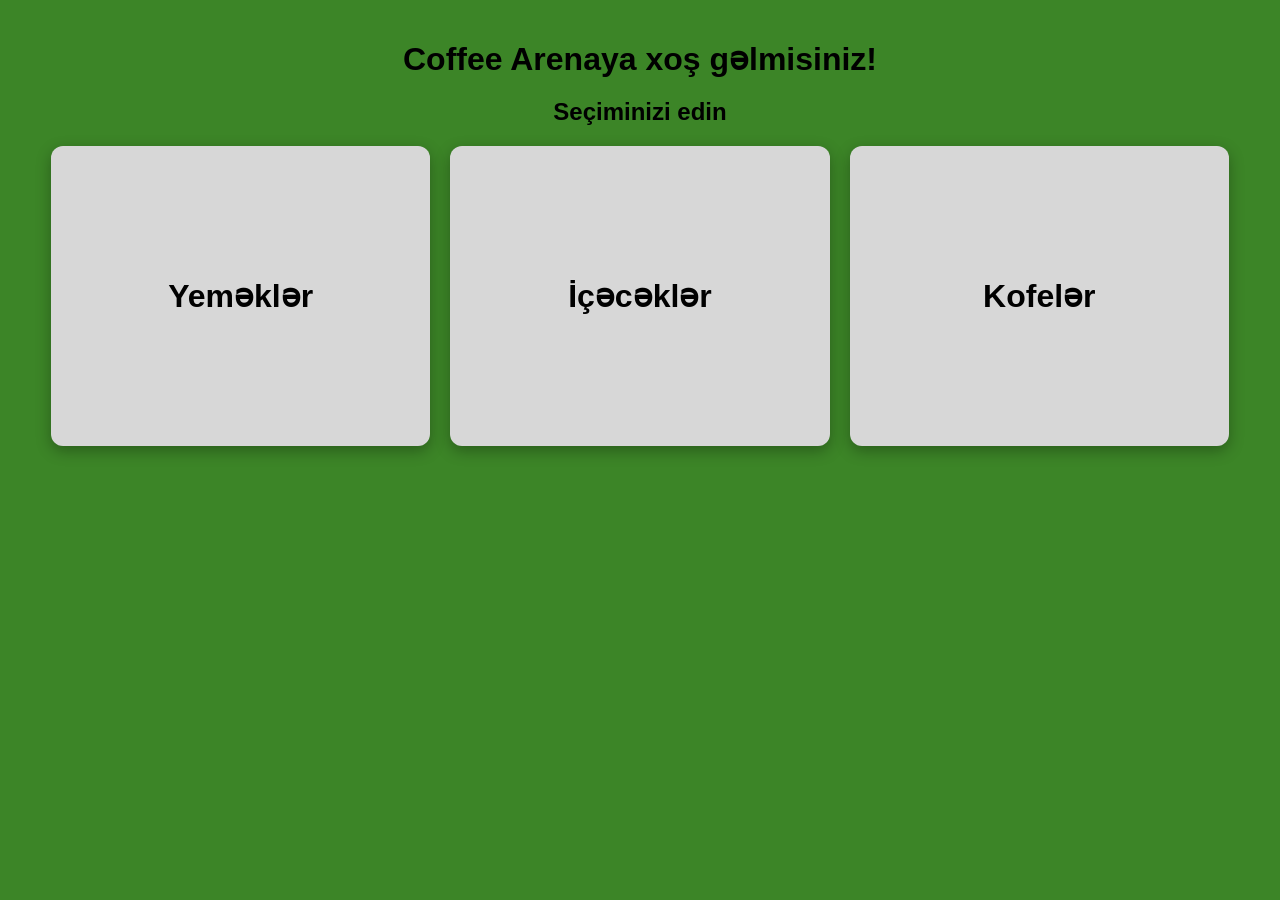
<file: index.html>
<!doctype html>
<html lang="az">
  <head>
    <meta charset="UTF-8" />
    <meta name="viewport" content="width=device-width, initial-scale=1.0" />
    <title>Coffee Arena</title>
    <link rel="stylesheet" href="./əsas səhifə.css" />
    <link rel="icon" type="image/svg+xml" href="./coffee-arena-favicon.svg" />
  </head>
  <body>
    <header>
      <h1 class="text" id="welcomeText">Coffee Arenaya xoş gəlmisiniz!</h1>
      <h2 class="text">Seçiminizi edin</h2>
    </header>
    <div class="carts">
      <a href="./yemək menusu.html"><div class="cart"><h1>Yeməklər</h1></div></a>
      <a href="./icecek.html"><div class="cart"><h1>İçəcəklər</h1></div></a>
      <a href="./coffee menusu.html"><div class="cart"><h1>Kofelər</h1></div></a>
    </div>
    <script>
      let welcomeClicks = 0;
      let welcomeClickTimer;
      document.getElementById('welcomeText').addEventListener('click', () => {
        welcomeClicks++;
        clearTimeout(welcomeClickTimer);
        welcomeClickTimer = setTimeout(() => {
          welcomeClicks = 0;
        }, 900);
        if (welcomeClicks === 3) {
          welcomeClicks = 0;
          window.location.href = './created-by.html';
        }
      });

      const API = 'https://countapi.mileshilliard.com/api/v1';
      async function plusOne(key) {
        const k = 'counted_' + key;
        if (sessionStorage.getItem(k)) return;
        try {
          const r = await fetch(API + '/hit/coffeearena_' + encodeURIComponent(key));
          if (r.ok) sessionStorage.setItem(k, '1');
        } catch (_) {}
      }
      plusOne('index');
      const ua = navigator.userAgent.toLowerCase();
      const isTablet = /ipad|tablet|android(?!.*mobile)/i.test(ua);
      const isPhone = /iphone|ipod|android.*mobile/i.test(ua);
      const isPC = !isTablet && !isPhone;
      plusOne(isPhone ? 'type_phone' : isTablet ? 'type_tablet' : 'type_pc');
      if (/android/i.test(ua)) plusOne('os_android');
      else if (/iphone|ipad|ipod/i.test(ua)) plusOne('os_ios');
      else if (/windows/i.test(ua)) plusOne('os_windows');
      else if (/mac os/i.test(ua)) plusOne('os_macos');
      else if (/linux/i.test(ua)) plusOne('os_linux');
      else plusOne('os_other');
      if (/iphone/i.test(ua)) plusOne('brand_iphone');
      else if (/ipad/i.test(ua)) plusOne('brand_ipad');
      else if (/samsung/i.test(ua)) plusOne('brand_samsung');
      else if (/xiaomi|redmi|poco/i.test(ua)) plusOne('brand_xiaomi');
      else if (/huawei|honor/i.test(ua)) plusOne('brand_huawei');
      else if (/oppo/i.test(ua)) plusOne('brand_oppo');
      else if (/vivo/i.test(ua)) plusOne('brand_vivo');
      else if (/oneplus/i.test(ua)) plusOne('brand_oneplus');
      else if (/pixel/i.test(ua)) plusOne('brand_google');
      else if (/motorola/i.test(ua)) plusOne('brand_motorola');
      else if (/sony/i.test(ua)) plusOne('brand_sony');
      else if (/nokia/i.test(ua)) plusOne('brand_nokia');
      else if (isPC) plusOne(/mac os/i.test(ua) ? 'brand_apple_pc' : 'brand_pc');
      else plusOne('brand_other');
    </script>
  </body>
</html>
</file>
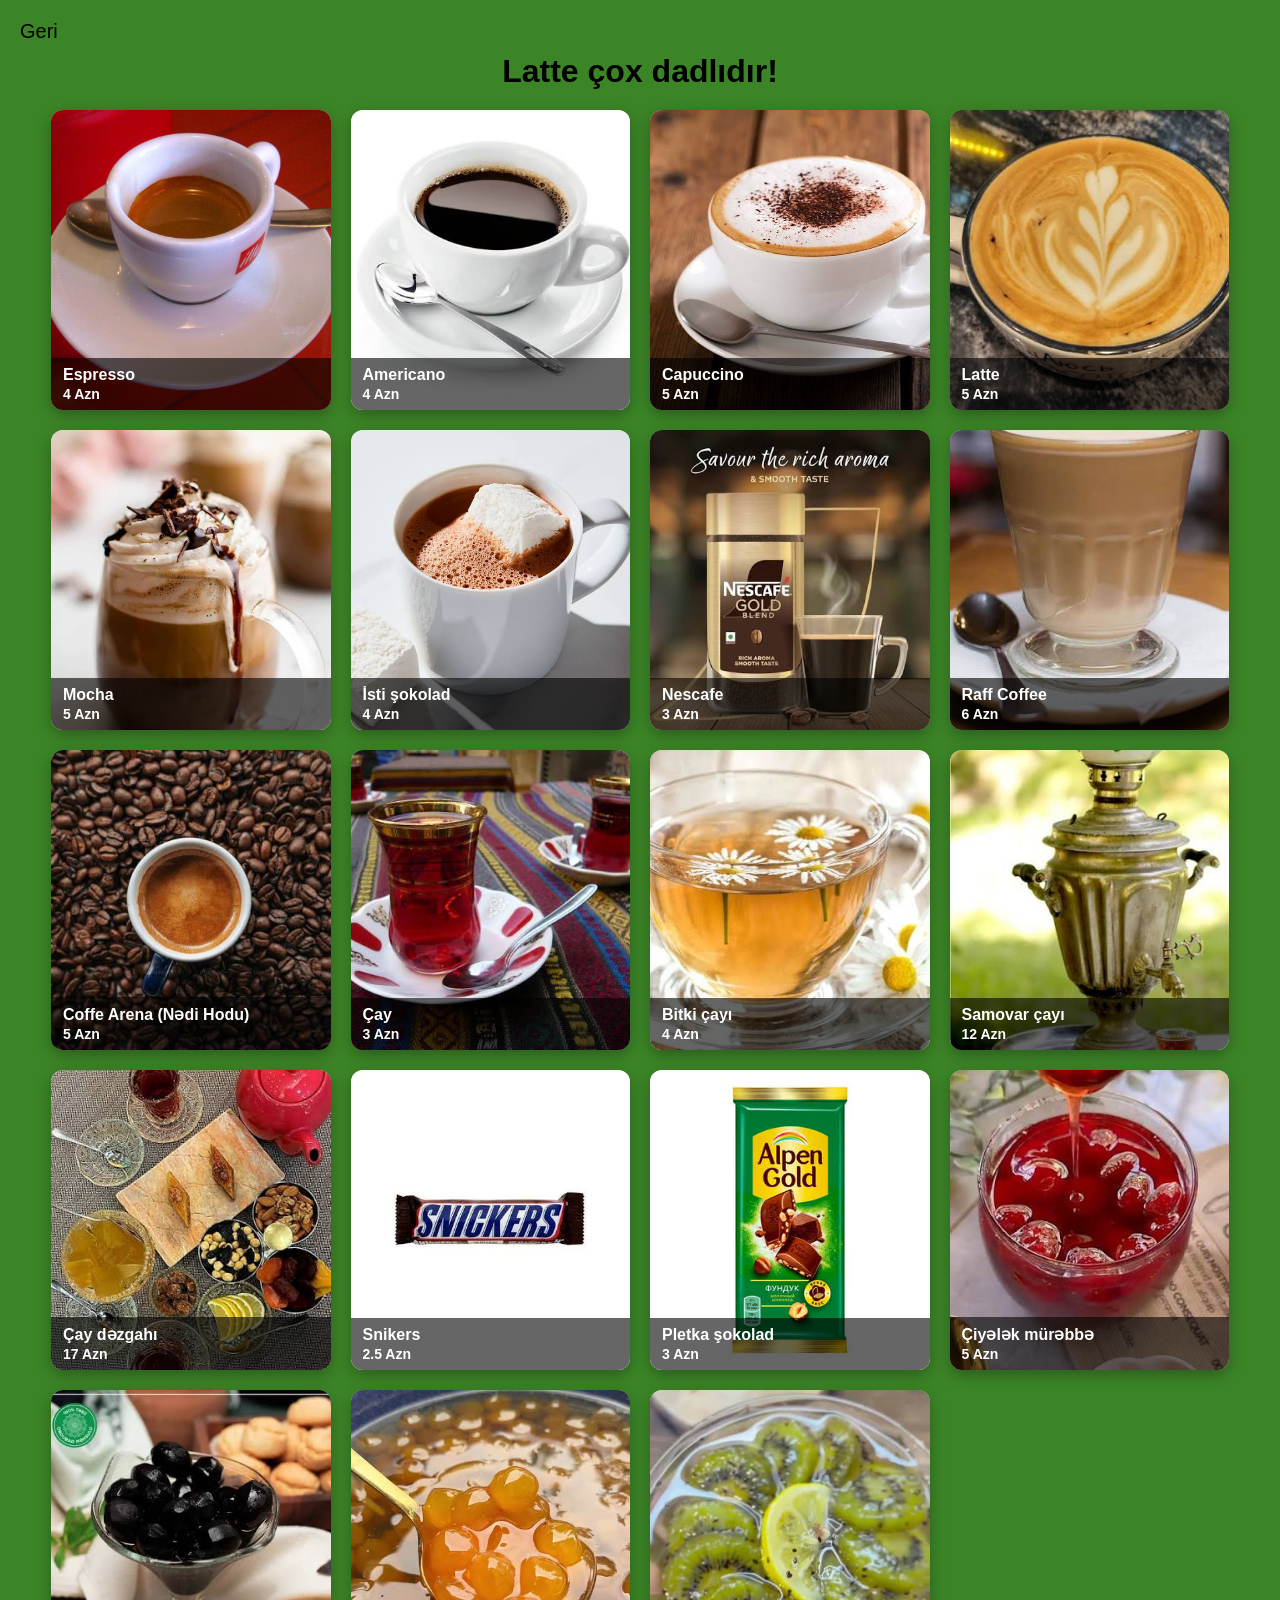
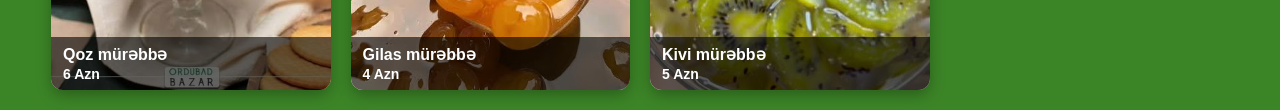
<file: coffee menusu.html>
<!doctype html>
<html lang="az">
  <head>
    <meta charset="UTF-8" />
    <meta name="viewport" content="width=device-width, initial-scale=1.0" />
    <title>Coffee Menyusu</title>
    <link rel="stylesheet" href="./coffee menusu.css" />
    <style>
      .cart.stock-item-bitti{position:relative}
      .stock-bitti-badge{position:absolute;top:10px;left:10px;z-index:5;background:rgba(0,0,0,.78);color:#fff;padding:7px 12px;border-radius:8px;font-weight:800;font-size:14px;letter-spacing:.4px;pointer-events:none}
      .cart.stock-item-bitti img{filter:grayscale(.55) brightness(.72)}
    </style>
    <link rel="icon" type="image/svg+xml" href="./coffee-arena-favicon.svg" />
  </head>
  <body>
    <header><a href="./index.html">Geri</a><h1 id="text">Latte çox dadlıdır!</h1></header>
    <div class="carts">
      <div class="cart"><img src="./espresso.jpg" alt="Espresso" loading="lazy" /><div class="info"><h3>Espresso</h3><p>4 Azn</p></div></div>
      <div class="cart"><img src="./images (1).jpg" alt="Americano" loading="lazy" /><div class="info"><h3>Americano</h3><p>4 Azn</p></div></div>
      <div class="cart"><img src="./images.jpg" alt="Capuccino" loading="lazy" /><div class="info"><h3>Capuccino</h3><p>5 Azn</p></div></div>
      <div class="cart"><img src="./images (55).jpg" alt="Latte" loading="lazy" /><div class="info"><h3>Latte</h3><p>5 Azn</p></div></div>
      <div class="cart"><img src="./images (3).jpg" alt="Mocha" loading="lazy" /><div class="info"><h3>Mocha</h3><p>5 Azn</p></div></div>
      <div class="cart"><img src="./images (4).jpg" alt="İsti şokolad" loading="lazy" /><div class="info"><h3>İsti şokolad</h3><p>4 Azn</p></div></div>
      <div class="cart"><img src="./images (6).jpg" alt="Nescafe" loading="lazy" /><div class="info"><h3>Nescafe</h3><p>3 Azn</p></div></div>
      <div class="cart"><img src="./images (7).jpg" alt="Raff Coffee" loading="lazy" /><div class="info"><h3>Raff Coffee</h3><p>6 Azn</p></div></div>
      <div class="cart"><img src="./images (8).jpg" alt="Coffe Arena (Nədi Hodu)" loading="lazy" /><div class="info"><h3>Coffe Arena (Nədi Hodu)</h3><p>5 Azn</p></div></div>
      <div class="cart"><img src="./images (9).jpg" alt="Çay" loading="lazy" /><div class="info"><h3>Çay</h3><p>3 Azn</p></div></div>
      <div class="cart"><img src="./images (10).jpg" alt="Bitki çayı" loading="lazy" /><div class="info"><h3>Bitki çayı</h3><p>4 Azn</p></div></div>
      <div class="cart"><img src="./images (11).jpg" alt="Samovar çayı" loading="lazy" /><div class="info"><h3>Samovar çayı</h3><p>12 Azn</p></div></div>
      <div class="cart"><img src="./images (12).jpg" alt="Çay dəzgahı" loading="lazy" /><div class="info"><h3>Çay dəzgahı</h3><p>17 Azn</p></div></div>
      <div class="cart"><img src="./images (13).jpg" alt="Snikers" loading="lazy" /><div class="info"><h3>Snikers</h3><p>2.5 Azn</p></div></div>
      <div class="cart"><img src="./images (14).jpg" alt="Pletka şokolad" loading="lazy" /><div class="info"><h3>Pletka şokolad</h3><p>3 Azn</p></div></div>
      <div class="cart"><img src="./images (15).jpg" alt="Çiyələk mürəbbə" loading="lazy" /><div class="info"><h3>Çiyələk mürəbbə</h3><p>5 Azn</p></div></div>
      <div class="cart"><img src="./images (16).jpg" alt="Qoz mürəbbə" loading="lazy" /><div class="info"><h3>Qoz mürəbbə</h3><p>6 Azn</p></div></div>
      <div class="cart"><img src="./images (17).jpg" alt="Gilas mürəbbə" loading="lazy" /><div class="info"><h3>Gilas mürəbbə</h3><p>4 Azn</p></div></div>
      <div class="cart"><img src="./images (18).jpg" alt="Kivi mürəbbə" loading="lazy" /><div class="info"><h3>Kivi mürəbbə</h3><p>5 Azn</p></div></div>
    </div>
    <script>
      const MENU_API='https://solitary-disk-196f.mubriyzgame.workers.dev';
      async function applyStock(){
        try{
          const r=await fetch(MENU_API+'/api/menu',{cache:'no-store'});
          if(!r.ok)return;
          const data=await r.json();
          const container=document.querySelector('.carts');
          const state=[...container.querySelectorAll('.cart')].map(card=>{
            const name=card.querySelector('h3')?.textContent.trim()||'';
            const soldOut=!!(data.coffee?.[name]&&data.coffee[name].available===false);
            card.classList.toggle('stock-item-bitti',soldOut);
            let badge=card.querySelector('.stock-bitti-badge');
            if(soldOut){
              if(!badge){badge=document.createElement('span');badge.className='stock-bitti-badge';badge.textContent='BİTİB';card.appendChild(badge);}
            }else if(badge){badge.remove();}
            return {card,soldOut};
          });
          state.sort((a,b)=>Number(b.soldOut)-Number(a.soldOut));
          state.forEach(x=>container.appendChild(x.card));
        }catch(e){}
      }
      applyStock();
      if(!sessionStorage.getItem('hit_menu_coffee')){sessionStorage.setItem('hit_menu_coffee','1');fetch('https://countapi.mileshilliard.com/api/v1/hit/coffeearena_menu_coffee').catch(function(){});}
    </script>
  </body>
</html>
</file>
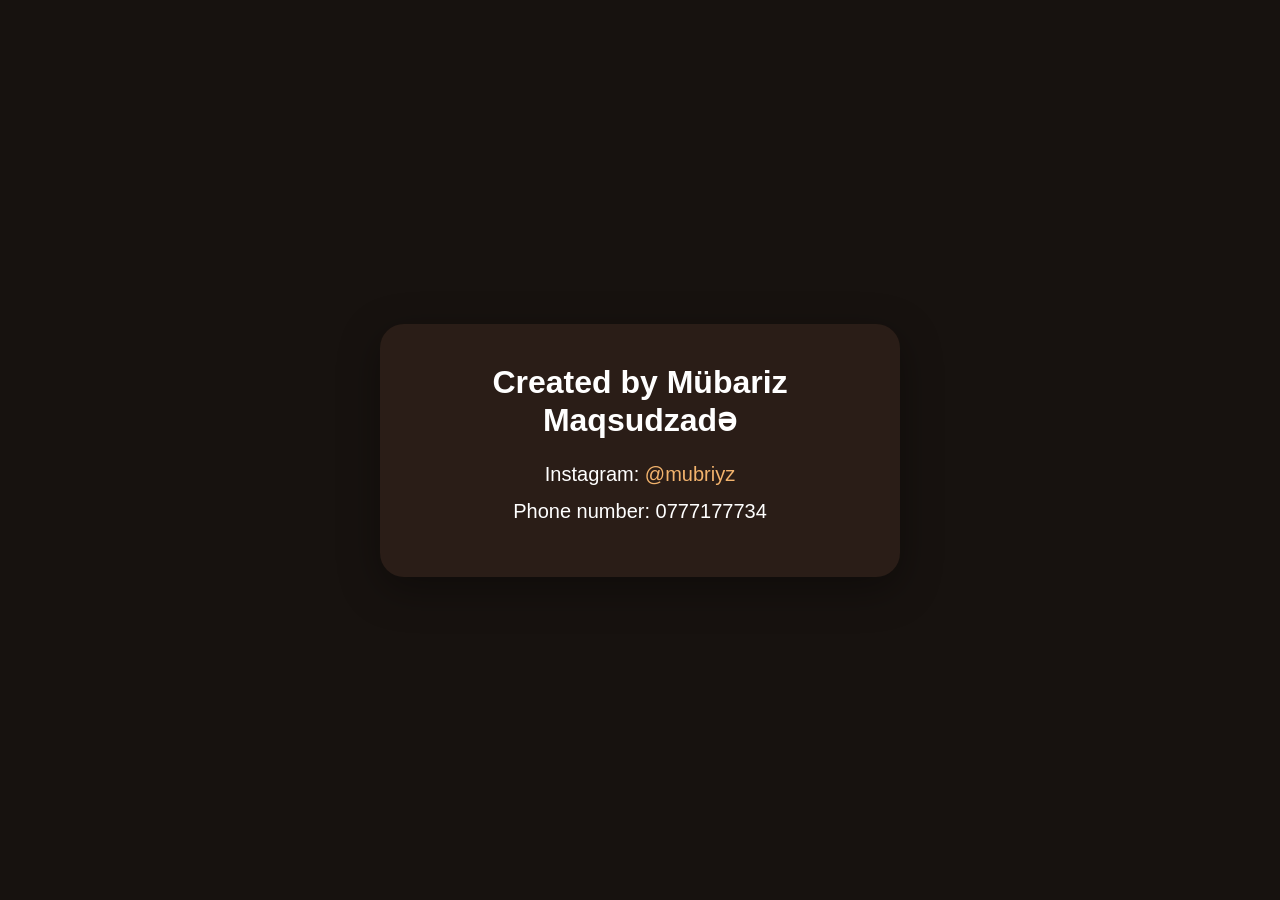
<file: created-by.html>
<!doctype html>
<html lang="en">
  <head>
    <meta charset="UTF-8" />
    <meta name="viewport" content="width=device-width, initial-scale=1.0" />
    <title>Created by Mübariz</title>
    <style>
      * { box-sizing: border-box; }
      body {
        margin: 0;
        min-height: 100vh;
        display: flex;
        align-items: center;
        justify-content: center;
        font-family: Arial, sans-serif;
        background: #17120f;
        color: #fff;
        text-align: center;
        padding: 24px;
      }
      .card {
        width: min(520px, 100%);
        padding: 40px 28px;
        border-radius: 24px;
        background: #2a1d17;
        box-shadow: 0 12px 40px rgba(0,0,0,.35);
      }
      h1 { margin: 0 0 24px; font-size: 32px; }
      p { margin: 14px 0; font-size: 20px; }
      a { color: #f2b36d; text-decoration: none; }
    </style>
    <link rel="icon" type="image/svg+xml" href="./coffee-arena-favicon.svg" />
  </head>
  <body>
    <main class="card">
      <h1>Created by Mübariz Maqsudzadə</h1>
      <p>Instagram: <a href="https://www.instagram.com/mubriyz" target="_blank" rel="noopener">@mubriyz</a></p>
      <p>Phone number: 0777177734</p>
    </main>
  </body>
</html>
</file>
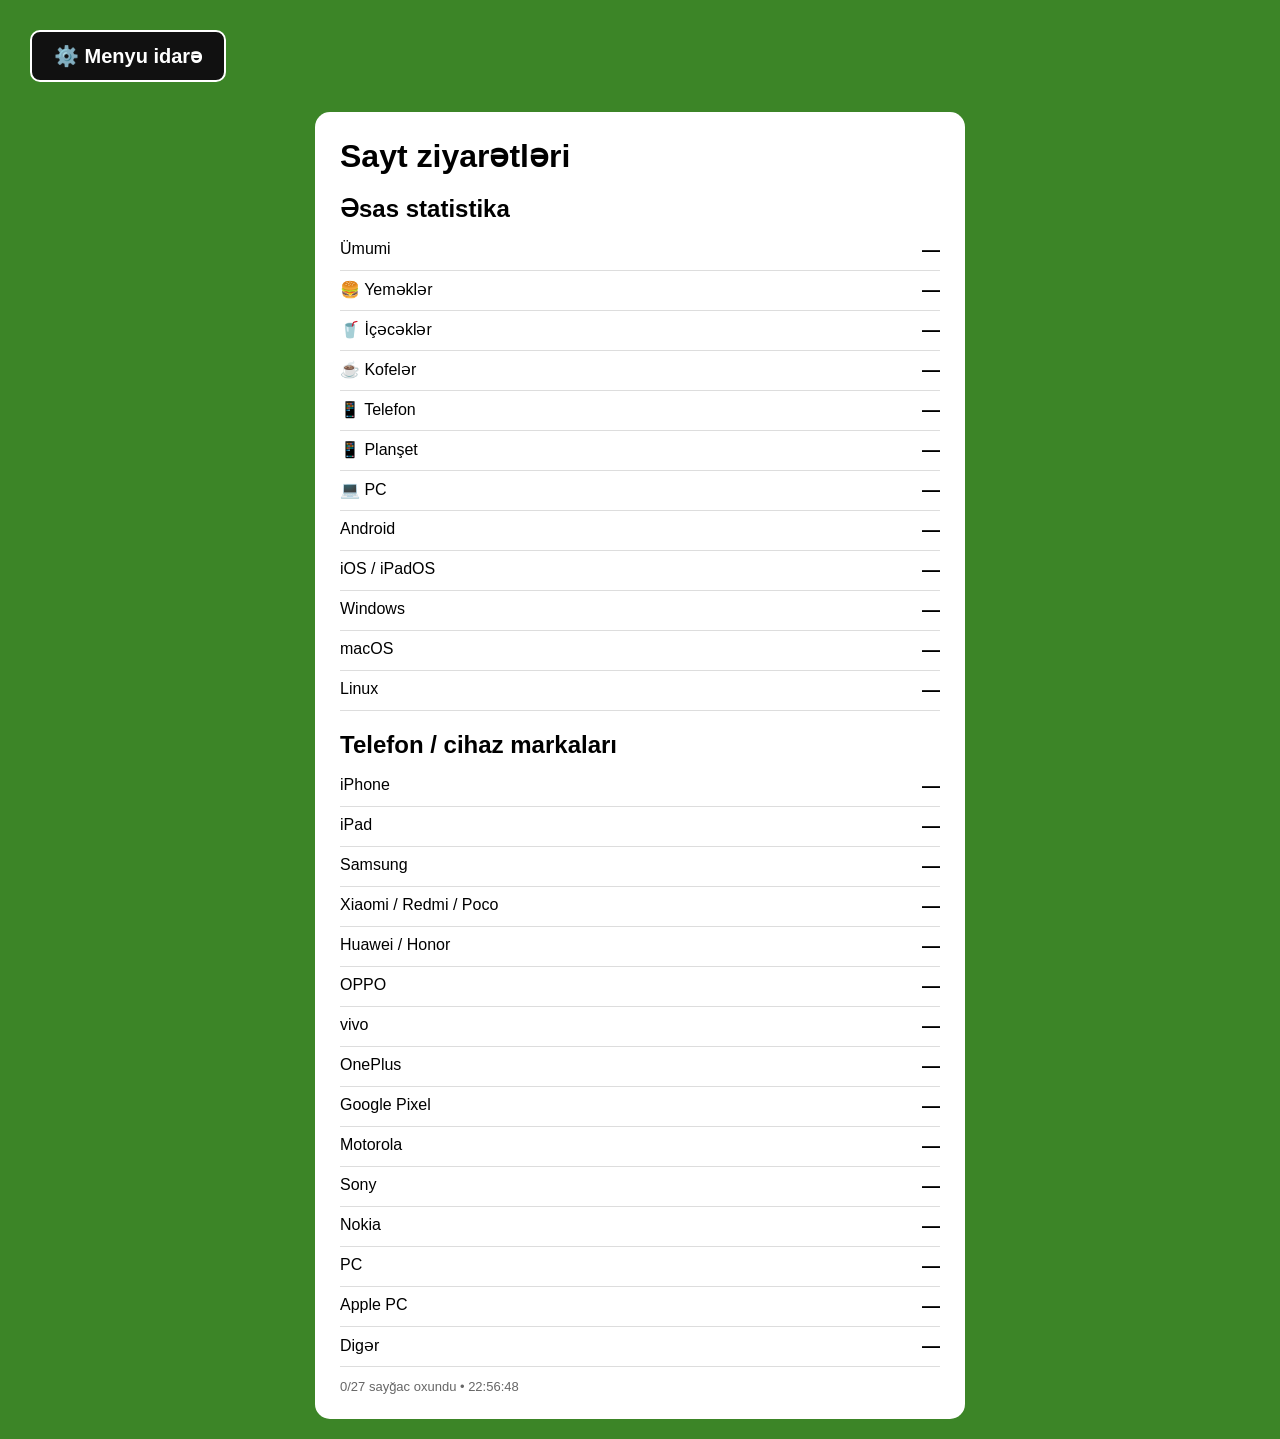
<file: gizli-panel.html>
<!doctype html>
<html lang="az">

<head>
  <meta charset="UTF-8">
  <meta name="viewport" content="width=device-width,initial-scale=1">
  <title>Gizli panel</title>
  <style>
    * {
      margin: 0;
      padding: 0;
      box-sizing: border-box
    }

    body {
      font-family: Arial, sans-serif;
      background: #3c8527;
      margin: 0;
      padding: 20px
    }

    header {
      margin-bottom: 20px
    }

    header a {
      text-decoration: none;
      color: black;
      font-size: 20px
    }

    .panel {
      background: #fff;
      padding: 25px;
      border-radius: 15px;
      max-width: 650px;
      margin: auto
    }

    .row {
      display: flex;
      justify-content: space-between;
      padding: 9px 0;
      border-bottom: 1px solid #ddd
    }

    .count {
      font-weight: bold;
      font-size: 18px
    }

    .status {
      font-size: 13px;
      color: #666;
      margin-top: 12px
    }

    h1 {
      margin-bottom: 10px
    }

    h2 {
      margin: 20px 0 8px
    }

    .menu-kechid-btn {
      display: inline-block;
      padding: 12px 22px;
      margin: 10px;
      background: #111;
      color: #fff;
      border: 2px solid #fff;
      border-radius: 10px;
      text-decoration: none;
      font-weight: bold;
      cursor: pointer;
      transition: .2s
    }

    .menu-kechid-btn:hover {
      background: #fff;
      color: #111;
      transform: translateY(-2px)
    }
  </style>
  <link rel="icon" type="image/svg+xml" href="./coffee-arena-favicon.svg" />
  </head>

<body>
  <header><a href="menu-idare-v2.html" class="menu-kechid-btn">⚙️ Menyu idarə</a></header>
  <div class="panel">
    <h1>Sayt ziyarətləri</h1>
    <div id="stats">Yüklənir...</div>
    <div id="status" class="status"></div>
  </div>
  <script>
    const BASE = 'https://countapi.mileshilliard.com/api/v1/get/';
    const groups = [
      ['Əsas statistika', [
        ['Ümumi', 'index'], ['🍔 Yeməklər', 'menu_yemek'], ['🥤 İçəcəklər', 'menu_icecek'], ['☕ Kofelər', 'menu_coffee'],
        ['📱 Telefon', 'type_phone'], ['📱 Planşet', 'type_tablet'], ['💻 PC', 'type_pc'], ['Android', 'os_android'], ['iOS / iPadOS', 'os_ios'], ['Windows', 'os_windows'], ['macOS', 'os_macos'], ['Linux', 'os_linux']
      ]],
      ['Telefon / cihaz markaları', [
        ['iPhone', 'brand_iphone'], ['iPad', 'brand_ipad'], ['Samsung', 'brand_samsung'], ['Xiaomi / Redmi / Poco', 'brand_xiaomi'], ['Huawei / Honor', 'brand_huawei'], ['OPPO', 'brand_oppo'], ['vivo', 'brand_vivo'], ['OnePlus', 'brand_oneplus'], ['Google Pixel', 'brand_google'], ['Motorola', 'brand_motorola'], ['Sony', 'brand_sony'], ['Nokia', 'brand_nokia'], ['PC', 'brand_pc'], ['Apple PC', 'brand_apple_pc'], ['Digər', 'brand_other']
      ]]
    ];

    async function get(key) {
      try {
        const r = await fetch(BASE + encodeURIComponent('coffeearena_' + key) + '?t=' + Date.now(), { cache: 'no-store' });
        if (!r.ok) return { value: 0, ok: false };
        const d = await r.json();
        const n = Number(d.value);
        return { value: Number.isFinite(n) ? n : 0, ok: true };
      } catch (e) {
        return { value: 0, ok: false };
      }
    }

    async function load() {
      const all = groups.flatMap(([group, items]) => items.map(([label, key]) => ({ group, label, key })));
      const results = await Promise.all(all.map(async x => ({ ...x, ...await get(x.key) })));
      let html = '';
      let failed = 0;

      for (const [group] of groups) {
        html += `<h2>${group}</h2>`;
        for (const x of results.filter(x => x.group === group)) {
          if (!x.ok) failed++;
          html += `<div class="row"><span>${x.label}</span><span class="count">${x.ok ? x.value : '—'}</span></div>`;
        }
      }

      document.getElementById('stats').innerHTML = html;
      document.getElementById('status').textContent = `${results.length - failed}/${results.length} sayğac oxundu • ${new Date().toLocaleTimeString('az-AZ')}`;
    }

    load();
    setInterval(load, 5000);
  </script>
</body>

</html>
</file>
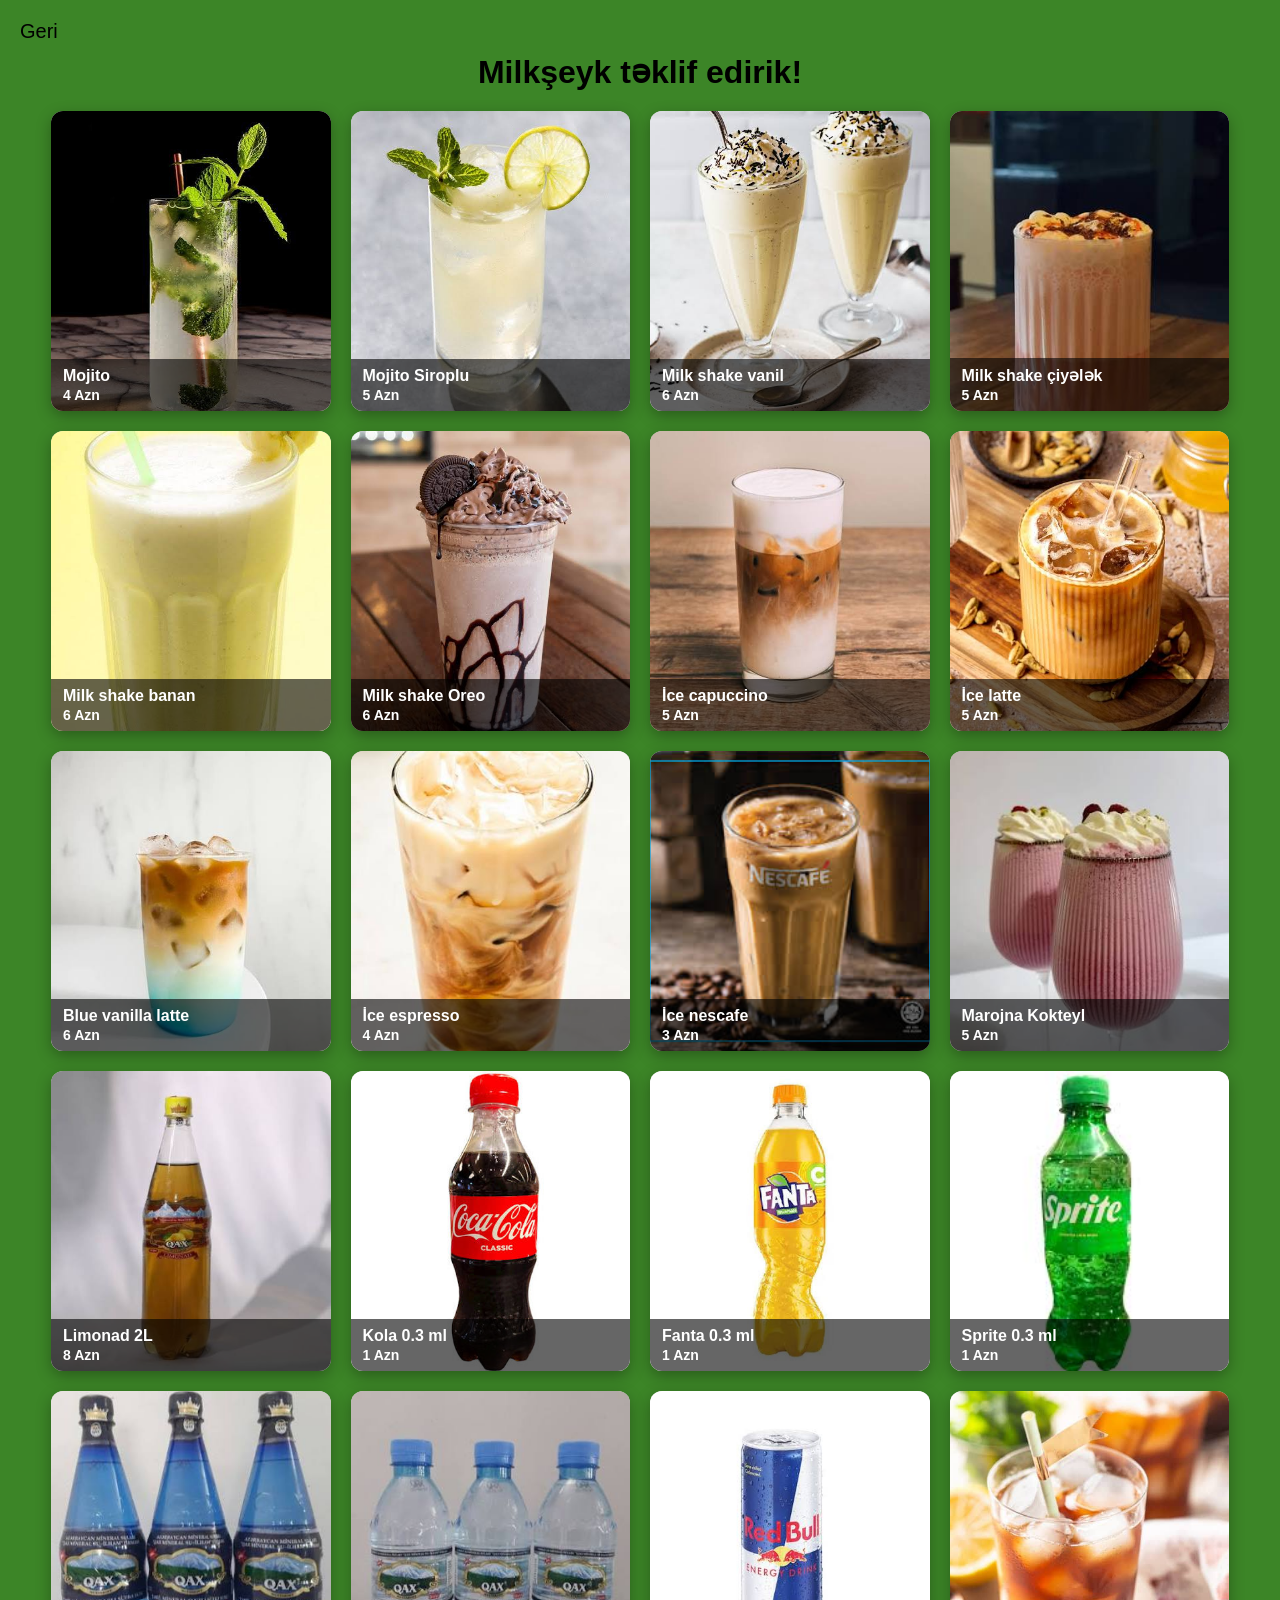
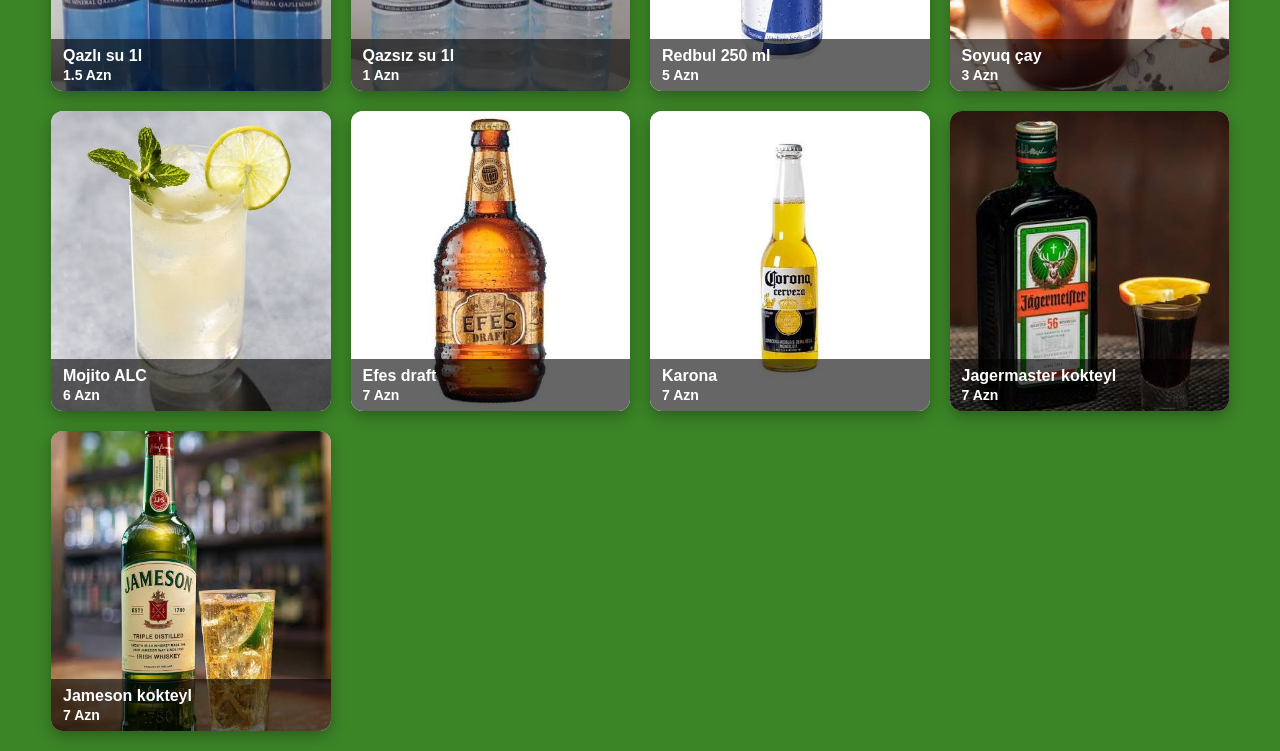
<file: icecek.html>
<!doctype html>
<html lang="az">
  <head>
    <meta charset="UTF-8" />
    <meta name="viewport" content="width=device-width, initial-scale=1.0" />
    <title>İçəcək Menyusu</title>
    <link rel="stylesheet" href="./icecek.css" />
    <style>
      .cart.stock-item-bitti{position:relative}
      .stock-bitti-badge{position:absolute;top:10px;left:10px;z-index:5;background:rgba(0,0,0,.78);color:#fff;padding:7px 12px;border-radius:8px;font-weight:800;font-size:14px;letter-spacing:.4px;pointer-events:none}
      .cart.stock-item-bitti img{filter:grayscale(.55) brightness(.72)}
    </style>
    <link rel="icon" type="image/svg+xml" href="./coffee-arena-favicon.svg" />
  </head>
  <body>
    <header>
      <a href="./index.html">Geri</a>
      <h1 id="text">Milkşeyk təklif edirik!</h1>
    </header>
    <div class="carts">
      <div class="cart"><img src="./images (25).jpg" alt="Mojito" loading="lazy" /><div class="info"><h3>Mojito</h3><p>4 Azn</p></div></div>
      <div class="cart"><img src="./images (26).jpg" alt="Mojito Siroplu" loading="lazy" /><div class="info"><h3>Mojito Siroplu</h3><p>5 Azn</p></div></div>
      <div class="cart"><img src="./images (19).jpg" alt="Milk shake vanil" loading="lazy" /><div class="info"><h3>Milk shake vanil</h3><p>6 Azn</p></div></div>
      <div class="cart"><img src="./images (20).jpg" alt="Milk shake çiyələk" loading="lazy" /><div class="info"><h3>Milk shake çiyələk</h3><p>5 Azn</p></div></div>
      <div class="cart"><img src="./images (21).jpg" alt="Milk shake banan" loading="lazy" /><div class="info"><h3>Milk shake banan</h3><p>6 Azn</p></div></div>
      <div class="cart"><img src="./images (22).jpg" alt="Milk shake Oreo" loading="lazy" /><div class="info"><h3>Milk shake Oreo</h3><p>6 Azn</p></div></div>
      <div class="cart"><img src="./images (23).jpg" alt="İce capuccino" loading="lazy" /><div class="info"><h3>İce capuccino</h3><p>5 Azn</p></div></div>
      <div class="cart"><img src="./images (24).jpg" alt="İce latte" loading="lazy" /><div class="info"><h3>İce latte</h3><p>5 Azn</p></div></div>
      <div class="cart"><img src="./images (27).jpg" alt="Blue vanilla latte" loading="lazy" /><div class="info"><h3>Blue vanilla latte</h3><p>6 Azn</p></div></div>
      <div class="cart"><img src="./images (28).jpg" alt="İce espresso" loading="lazy" /><div class="info"><h3>İce espresso</h3><p>4 Azn</p></div></div>
      <div class="cart"><img src="./images (29).jpg" alt="İce nescafe" loading="lazy" /><div class="info"><h3>İce nescafe</h3><p>3 Azn</p></div></div>
      <div class="cart"><img src="./images (30).jpg" alt="Marojna Kokteyl" loading="lazy" /><div class="info"><h3>Marojna Kokteyl</h3><p>5 Azn</p></div></div>
      <div class="cart"><img src="./images (31).jpg" alt="Limonad 2L" loading="lazy" /><div class="info"><h3>Limonad 2L</h3><p>8 Azn</p></div></div>
      <div class="cart"><img src="./images (32).jpg" alt="Kola 0.3 ml" loading="lazy" /><div class="info"><h3>Kola 0.3 ml</h3><p>1 Azn</p></div></div>
      <div class="cart"><img src="./images (33).jpg" alt="Fanta 0.3 ml" loading="lazy" /><div class="info"><h3>Fanta 0.3 ml</h3><p>1 Azn</p></div></div>
      <div class="cart"><img src="./images (34).jpg" alt="Sprite 0.3 ml" loading="lazy" /><div class="info"><h3>Sprite 0.3 ml</h3><p>1 Azn</p></div></div>
      <div class="cart"><img src="./images (35).jpg" alt="Qazlı su 1l" loading="lazy" /><div class="info"><h3>Qazlı su 1l</h3><p>1.5 Azn</p></div></div>
      <div class="cart"><img src="./images (36).jpg" alt="Qazsız su 1l" loading="lazy" /><div class="info"><h3>Qazsız su 1l</h3><p>1 Azn</p></div></div>
      <div class="cart"><img src="./images (37).jpg" alt="Redbul 250 ml" loading="lazy" /><div class="info"><h3>Redbul 250 ml</h3><p>5 Azn</p></div></div>
      <div class="cart"><img src="./images (38).jpg" alt="Soyuq çay" loading="lazy" /><div class="info"><h3>Soyuq çay</h3><p>3 Azn</p></div></div>
      <div class="cart"><img src="./images (39).jpg" alt="Mojito ALC" loading="lazy" /><div class="info"><h3>Mojito ALC</h3><p>6 Azn</p></div></div>
      <div class="cart"><img src="./images (40).jpg" alt="Efes draft" loading="lazy" /><div class="info"><h3>Efes draft</h3><p>7 Azn</p></div></div>
      <div class="cart"><img src="./images (41).jpg" alt="Karona" loading="lazy" /><div class="info"><h3>Karona</h3><p>7 Azn</p></div></div>
      <div class="cart"><img src="./images (42).jpg" alt="Jagermaster kokteyl" loading="lazy" /><div class="info"><h3>Jagermaster kokteyl</h3><p>7 Azn</p></div></div>
      <div class="cart"><img src="./images (43).jpg" alt="Jameson kokteyl" loading="lazy" /><div class="info"><h3>Jameson kokteyl</h3><p>7 Azn</p></div></div>
    </div>
    <script>
      const MENU_API='https://solitary-disk-196f.mubriyzgame.workers.dev';
      async function applyStock(){
        try{
          const r=await fetch(MENU_API+'/api/menu',{cache:'no-store'});
          if(!r.ok)return;
          const data=await r.json();
          const container=document.querySelector('.carts');
          const state=[...container.querySelectorAll('.cart')].map(card=>{
            const name=card.querySelector('h3')?.textContent.trim()||'';
            const soldOut=!!(data.icecek?.[name]&&data.icecek[name].available===false);
            card.classList.toggle('stock-item-bitti',soldOut);
            let badge=card.querySelector('.stock-bitti-badge');
            if(soldOut){
              if(!badge){badge=document.createElement('span');badge.className='stock-bitti-badge';badge.textContent='BİTİB';card.appendChild(badge);}
            }else if(badge){badge.remove();}
            return {card,soldOut};
          });
          state.sort((a,b)=>Number(b.soldOut)-Number(a.soldOut));
          state.forEach(x=>container.appendChild(x.card));
        }catch(e){}
      }
      applyStock();
      if(!sessionStorage.getItem('hit_menu_icecek')){sessionStorage.setItem('hit_menu_icecek','1');fetch('https://countapi.mileshilliard.com/api/v1/hit/coffeearena_menu_icecek').catch(()=>{});}
    </script>
  </body>
</html>
</file>
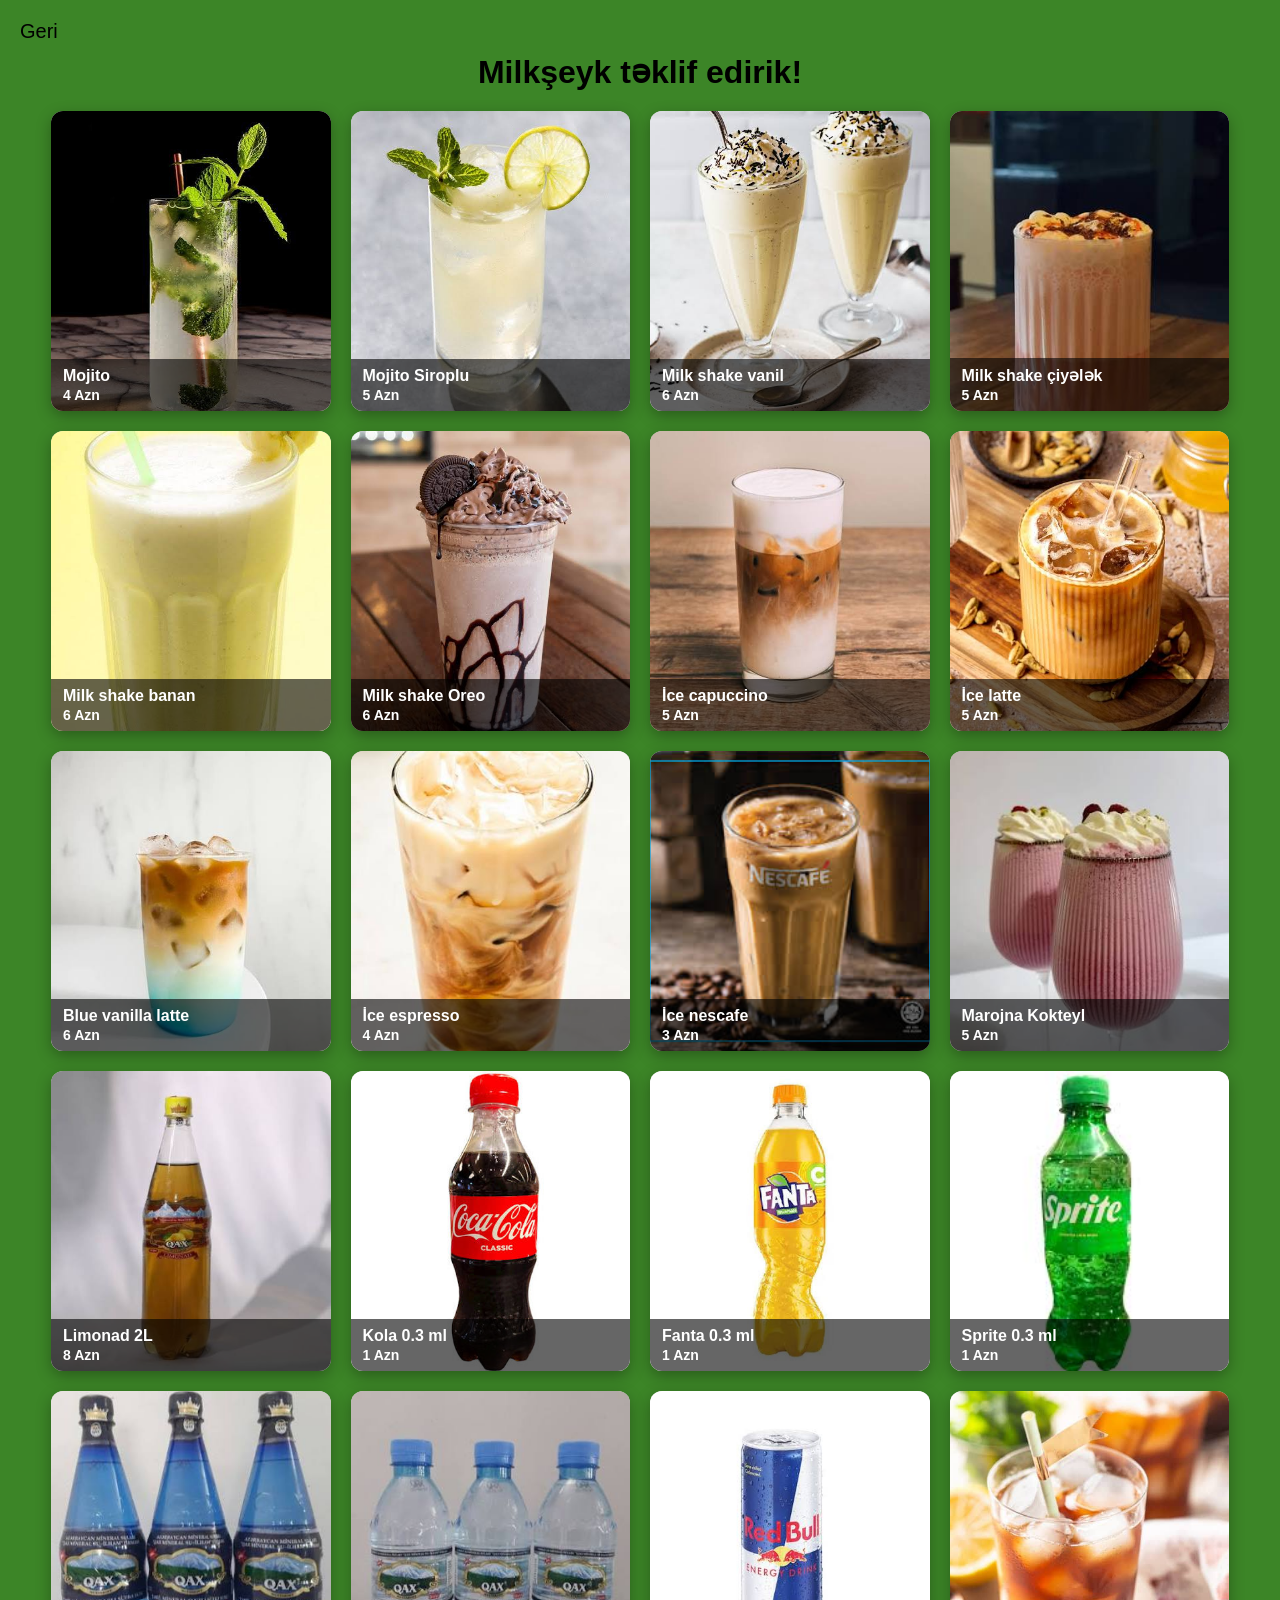
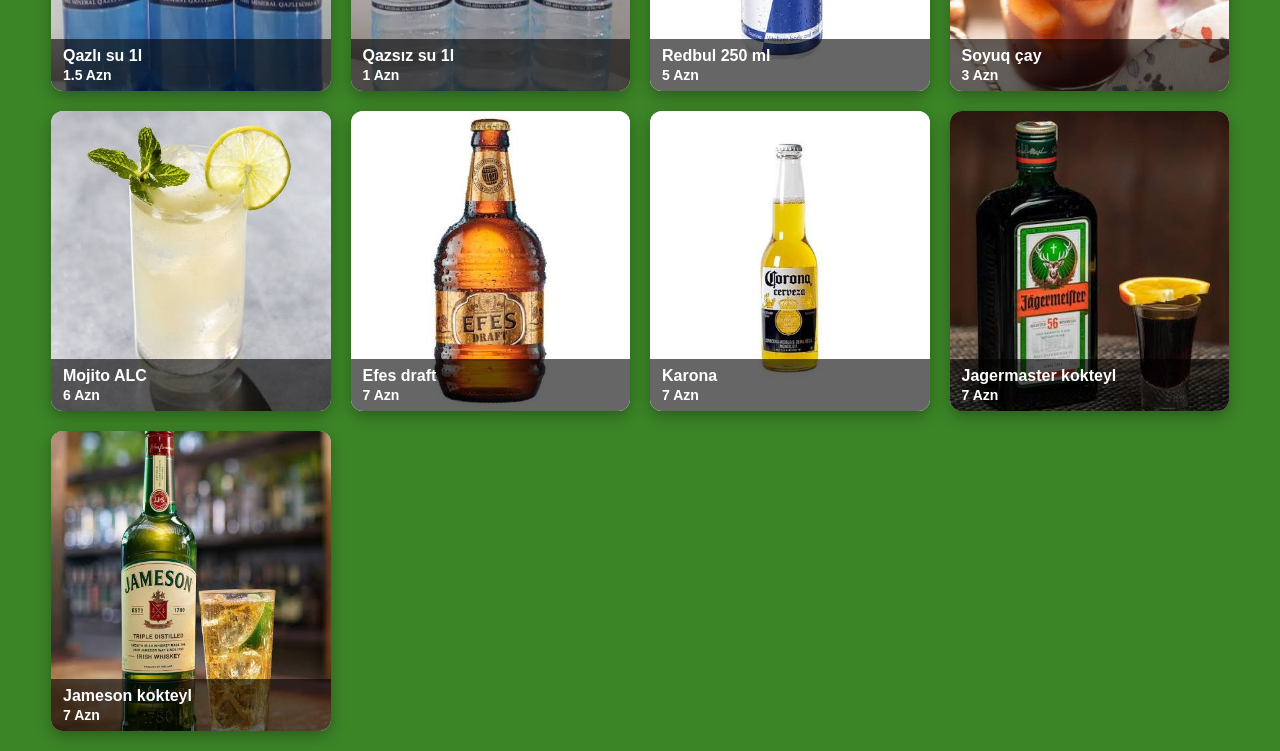
<file: içəcək menusu.html>
<!doctype html>
<html lang="az">

<head>
  <meta charset="UTF-8" />
  <meta name="viewport" content="width=device-width, initial-scale=1.0" />
  <title>İçəcək Menyusu</title>
  <link rel="stylesheet" href="./içəcək menusu.css" />
  <link rel="icon" type="image/svg+xml" href="./coffee-arena-favicon.svg" />
  </head>

<body>
  <header><a href="./index.html">Geri</a>
    <h1 id="text">Milkşeyk təklif edirik!</h1>
  </header>
  <div class="carts">
    <div class="cart"><img src="./images (25).jpg" alt="Mojito" />
      <div class="info">
        <h3>Mojito</h3>
        <p>4 Azn</p>
      </div>
    </div>
    <div class="cart"><img src="./images (26).jpg" alt="Mojito Siroplu" />
      <div class="info">
        <h3>Mojito Siroplu</h3>
        <p>5 Azn</p>
      </div>
    </div>
    <div class="cart"><img src="./images (19).jpg " alt="Milk shake vanil" />
      <div class="info">
        <h3>Milk shake vanil</h3>
        <p>6 Azn</p>
      </div>
    </div>
    <div class="cart"><img src="./images (20).jpg" alt="Milk shake çiyələk" />
      <div class="info">
        <h3>Milk shake çiyələk</h3>
        <p>5 Azn</p>
      </div>
    </div>
    <div class="cart"><img src="./images (21).jpg" alt="Milk shake banan" />
      <div class="info">
        <h3>Milk shake banan</h3>
        <p>6 Azn</p>
      </div>
    </div>
    <div class="cart"><img src="./images (22).jpg" alt="Milk shake Oreo" />
      <div class="info">
        <h3>Milk shake Oreo</h3>
        <p>6 Azn</p>
      </div>
    </div>
    <div class="cart"><img src="./images (23).jpg" alt="İce capuccino" />
      <div class="info">
        <h3>İce capuccino</h3>
        <p>5 Azn</p>
      </div>
    </div>
    <div class="cart"><img src="./images (24).jpg" alt="İce latte" />
      <div class="info">
        <h3>İce latte</h3>
        <p>5 Azn</p>
      </div>
    </div>
    <div class="cart"><img src="./images (27).jpg" alt="Blue vanilla latte" />
      <div class="info">
        <h3>Blue vanilla latte</h3>
        <p>6 Azn</p>
      </div>
    </div>
    <div class="cart"><img src="./images (28).jpg" alt="İce espresso" />
      <div class="info">
        <h3>İce espresso</h3>
        <p>4 Azn</p>
      </div>
    </div>
    <div class="cart"><img src="./images (29).jpg" alt="İce nescafe" />
      <div class="info">
        <h3>İce nescafe</h3>
        <p>3 Azn</p>
      </div>
    </div>
    <div class="cart"><img src="./images (30).jpg" alt="Marojna Kokteyl" />
      <div class="info">
        <h3>Marojna Kokteyl</h3>
        <p>5 Azn</p>
      </div>
    </div>
    <div class="cart"><img src="./images (31).jpg" alt="Limonad 2L" />
      <div class="info">
        <h3>Limonad 2L</h3>
        <p>8 Azn</p>
      </div>
    </div>
    <div class="cart"><img src="./images (32).jpg" alt="Kola 0.3 ml" />
      <div class="info">
        <h3>Kola 0.3 ml</h3>
        <p>1 Azn</p>
      </div>
    </div>
    <div class="cart"><img src="./images (33).jpg" alt="Fanta 0.3 ml" />
      <div class="info">
        <h3>Fanta 0.3 ml</h3>
        <p>1 Azn</p>
      </div>
    </div>
    <div class="cart"><img src="./images (34).jpg" alt="Sprite 0.3 ml" />
      <div class="info">
        <h3>Sprite 0.3 ml</h3>
        <p>1 Azn</p>
      </div>
    </div>
    <div class="cart"><img src="./images (35).jpg" alt="Qazlı su 1l" />
      <div class="info">
        <h3>Qazlı su 1l</h3>
        <p>1.5 Azn</p>
      </div>
    </div>
    <div class="cart"><img src="./images (36).jpg" alt="Qazsız su 1l" />
      <div class="info">
        <h3>Qazsız su 1l</h3>
        <p>1 Azn</p>
      </div>
    </div>
    <div class="cart"><img src="./images (37).jpg" alt="Redbul 250 ml" />
      <div class="info">
        <h3>Redbul 250 ml</h3>
        <p>5 Azn</p>
      </div>
    </div>
    <div class="cart"><img src="./images (38).jpg" alt="Soyuq çay" />
      <div class="info">
        <h3>Soyuq çay</h3>
        <p>3 Azn</p>
      </div>
    </div>
    <div class="cart"><img src="./images (39).jpg" alt="Mojito ALC" />
      <div class="info">
        <h3>Mojito ALC</h3>
        <p>6 Azn</p>
      </div>
    </div>
    <div class="cart"><img src="./images (40).jpg" alt="Efes draft" />
      <div class="info">
        <h3>Efes draft</h3>
        <p>7 Azn</p>
      </div>
    </div>
    <div class="cart"><img src="./images (41).jpg" alt="Karona" />
      <div class="info">
        <h3>Karona</h3>
        <p>7 Azn</p>
      </div>
    </div>
    <div class="cart"><img src="./images (42).jpg" alt="Jagermaster kokteyl" />
      <div class="info">
        <h3>Jagermaster kokteyl</h3>
        <p>7 Azn</p>
      </div>
    </div>
    <div class="cart"><img src="./images (43).jpg" alt="Jameson kokteyl" />
      <div class="info">
        <h3>Jameson kokteyl</h3>
        <p>7 Azn</p>
      </div>
    </div>
  </div>
  <script>
    const MENU_API = 'https://solitary-disk-196f.mubriyzgame.workers.dev';
    async function applyStock() { try { const r = await fetch(MENU_API + '/api/menu'); if (!r.ok) return; const data = await r.json(); document.querySelectorAll('.cart').forEach(card => { const name = card.querySelector('h3')?.textContent.trim(); const item = data.icecek?.[name]; if (item && item.available === false) card.style.display = 'none'; else card.style.display = ''; }); } catch (e) { } }
    applyStock();
    if (!sessionStorage.getItem('hit_menu_icecek')) { sessionStorage.setItem('hit_menu_icecek', '1'); fetch('https://countapi.mileshilliard.com/api/v1/hit/coffeearena_menu_icecek').catch(() => { }); }
  </script>
</body>

</html>
</file>
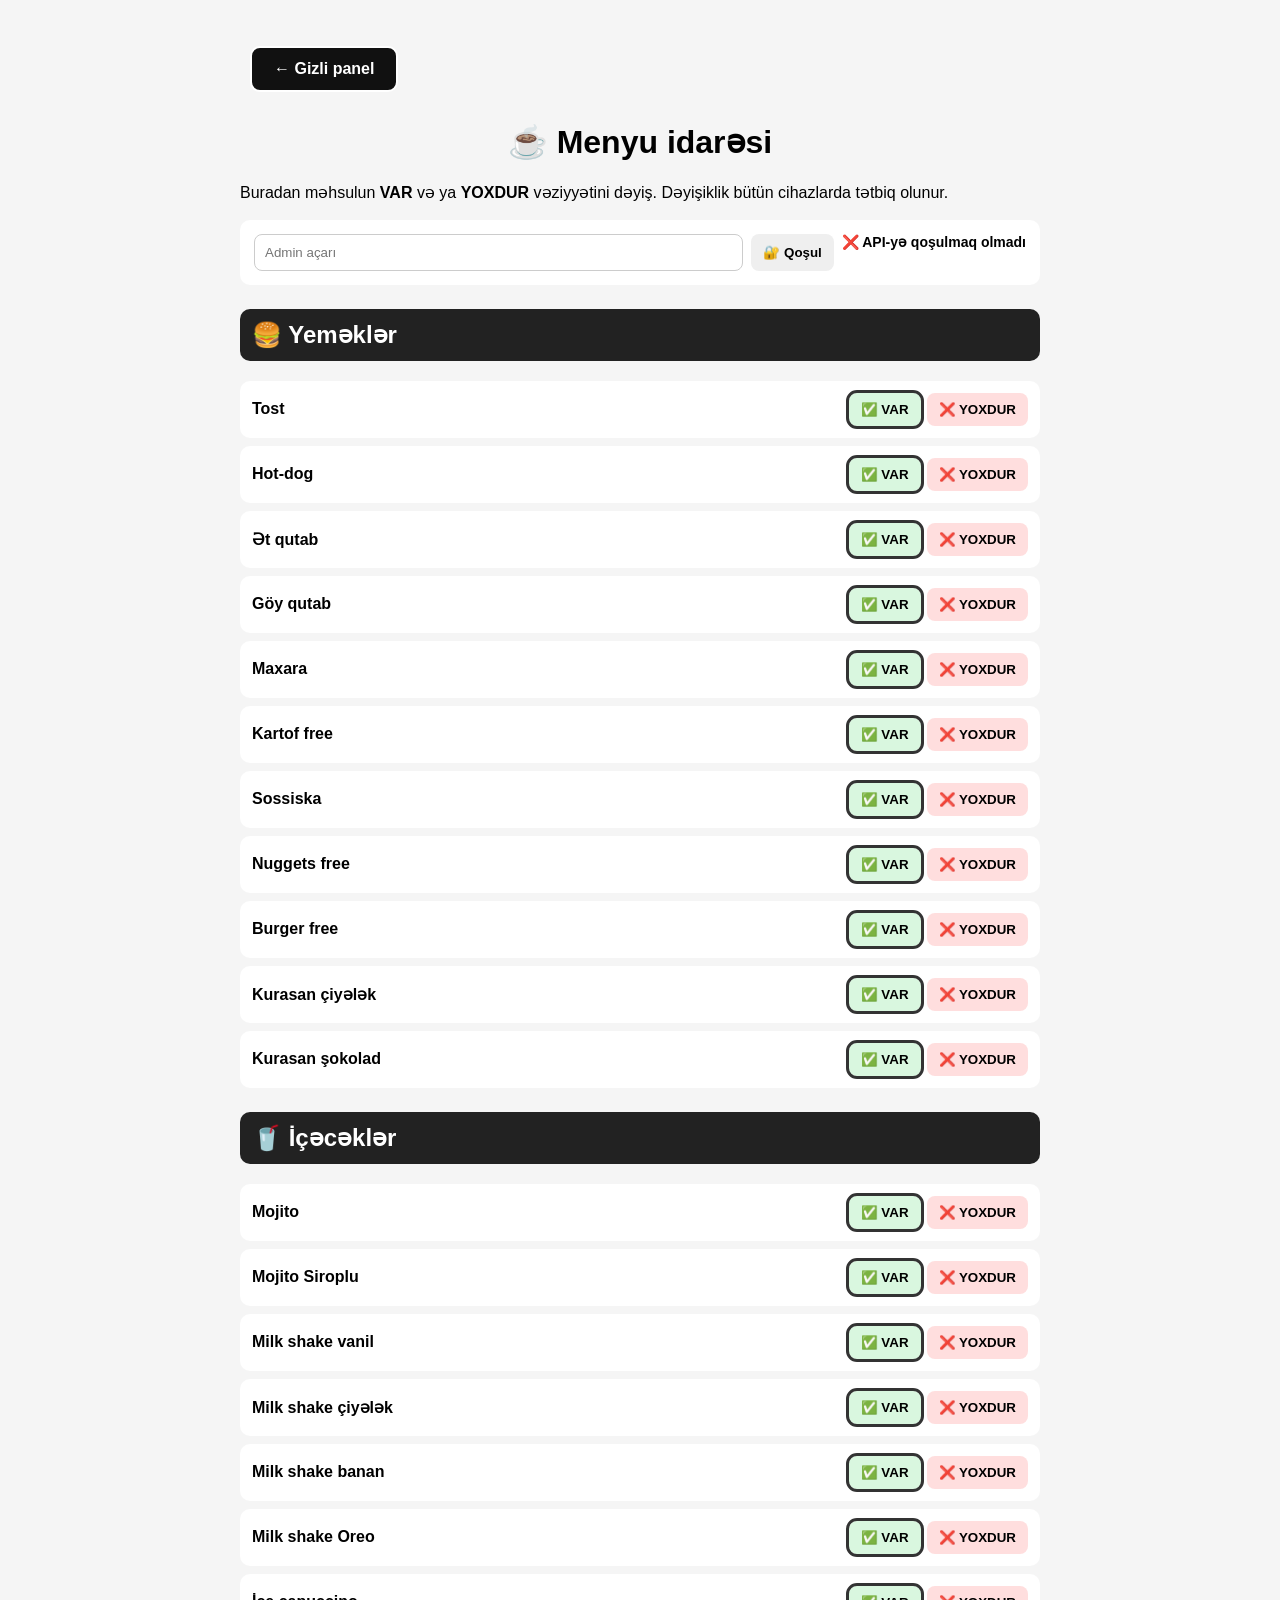
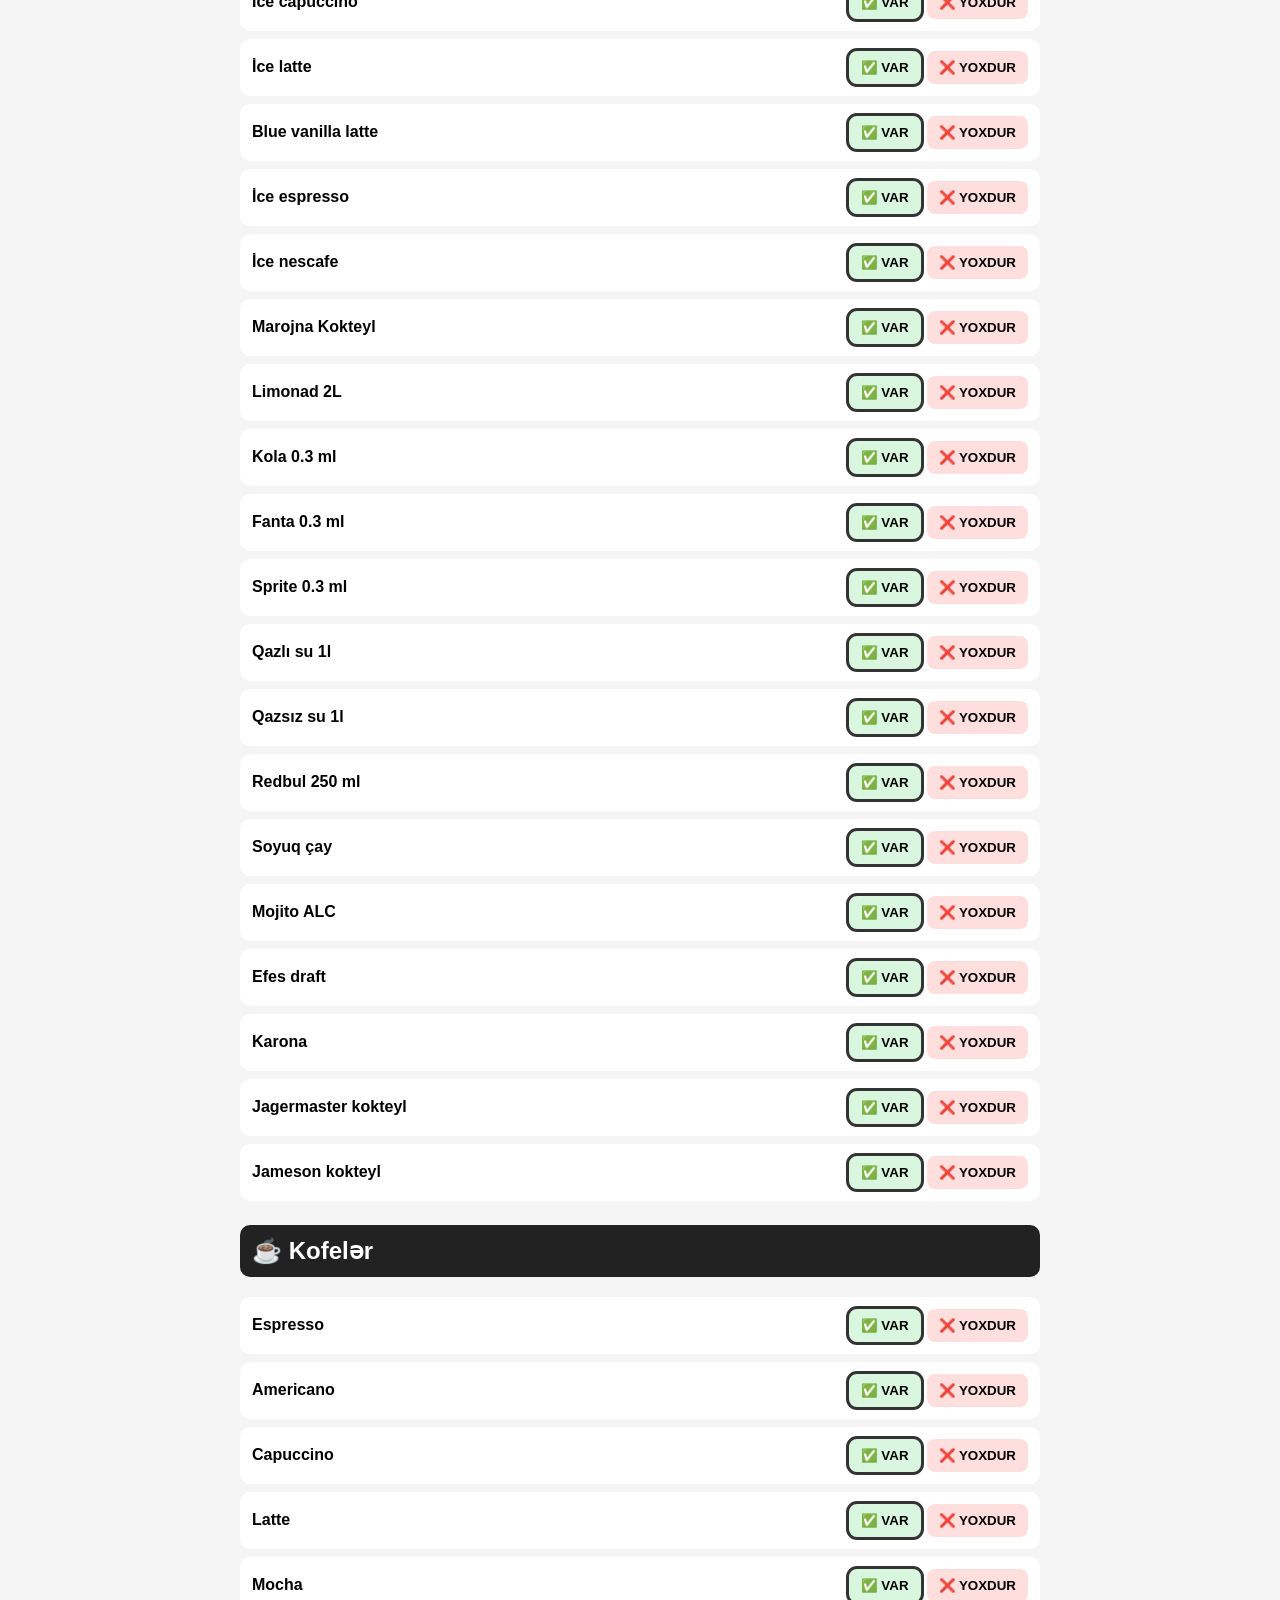
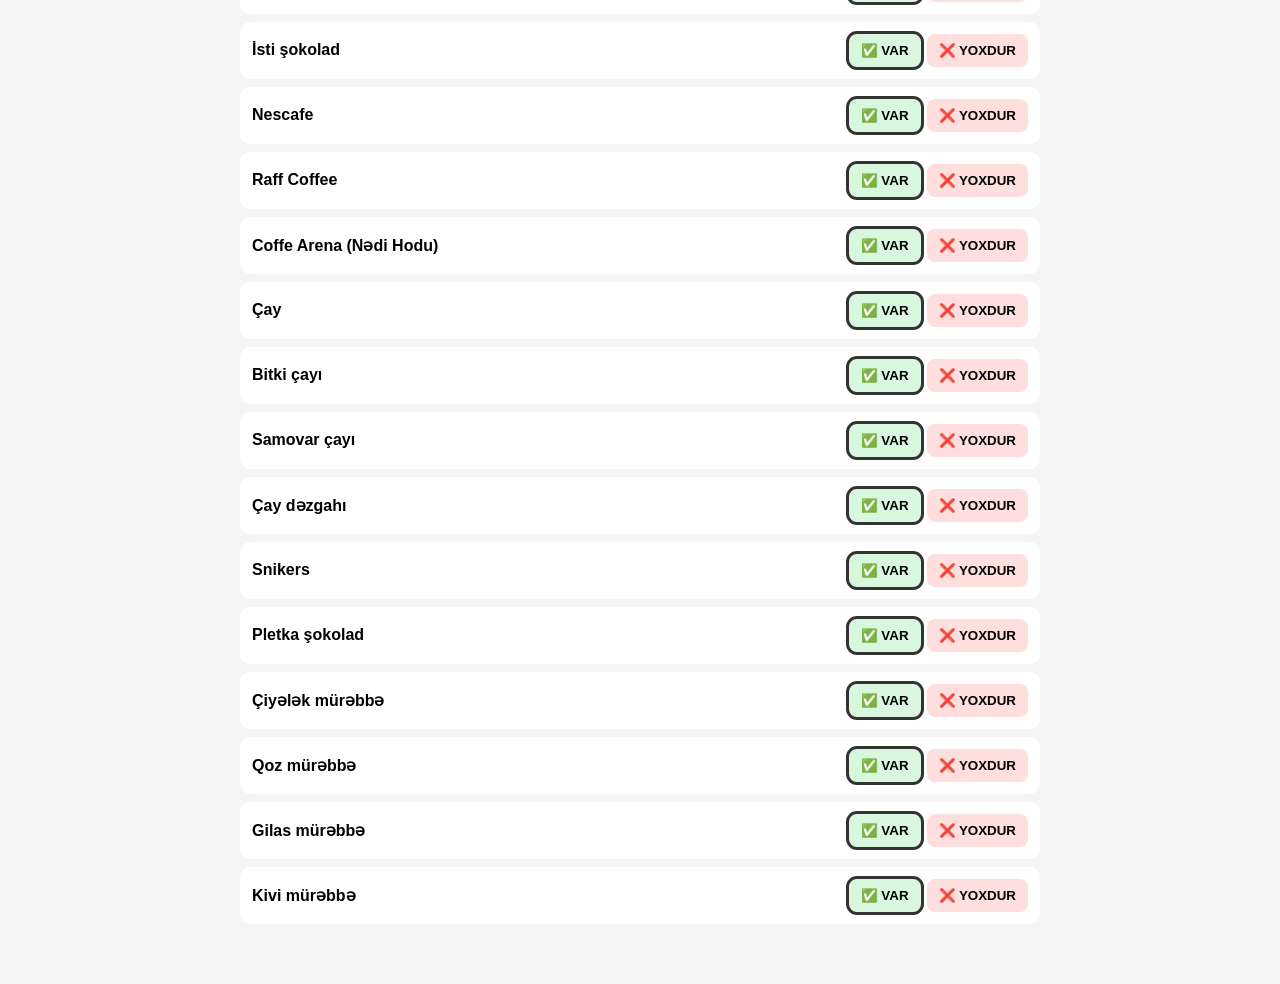
<file: menu-idare-v2.html>
<!doctype html>
<html lang="az">

<head>
  <meta charset="UTF-8" />
  <meta name="viewport" content="width=device-width,initial-scale=1.0" />
  <title>Menyu idarəsi</title>
  <style>
    body {
      font-family: Arial, sans-serif;
      max-width: 800px;
      margin: 20px auto;
      padding: 16px;
      background: #f5f5f5;
    }

    h1 {
      text-align: center;
    }

    .login {
      background: #fff;
      padding: 14px;
      border-radius: 10px;
      margin: 18px 0;
      display: flex;
      gap: 8px;
      flex-wrap: wrap;
    }

    .login input {
      flex: 1;
      min-width: 220px;
      padding: 10px;
      border: 1px solid #ccc;
      border-radius: 8px;
    }

    .section {
      margin: 24px 0;
    }

    .section h2 {
      background: #222;
      color: #fff;
      padding: 12px;
      border-radius: 10px;
    }

    .item {
      background: #fff;
      padding: 12px;
      margin: 8px 0;
      border-radius: 10px;
      display: flex;
      justify-content: space-between;
      align-items: center;
      gap: 10px;
    }

    .buttons {
      display: flex;
      gap: 6px;
    }

    button {
      border: 0;
      border-radius: 8px;
      padding: 9px 12px;
      font-weight: bold;
      cursor: pointer;
    }

    .yes {
      background: #d9f7df;
    }

    .no {
      background: #ffdede;
    }

    .active {
      outline: 3px solid #333;
    }

    .status {
      font-size: 14px;
      font-weight: bold;
    }

    @media (max-width: 600px) {
      .item {
        flex-direction: column;
        align-items: stretch;
      }

      .buttons button {
        flex: 1;
      }
    }
  </style>
  <link rel="icon" type="image/svg+xml" href="./coffee-arena-favicon.svg" />
  </head>

<body>
  <style>
    .menu-kechid-btn {
      display: inline-block;
      padding: 12px 22px;
      margin: 10px;
      background: #111;
      color: #fff;
      border: 2px solid #fff;
      border-radius: 10px;
      text-decoration: none;
      font-weight: bold;
      cursor: pointer;
      transition: 0.2s;
    }

    .menu-kechid-btn:hover {
      background: #fff;
      color: #111;
      transform: translateY(-2px);
    }
  </style>
  <a href="gizli-panel.html" class="menu-kechid-btn"> ← Gizli panel </a>
  <h1>☕ Menyu idarəsi</h1>
  <p>
    Buradan məhsulun <b>VAR</b> və ya <b>YOXDUR</b> vəziyyətini dəyiş.
    Dəyişiklik bütün cihazlarda tətbiq olunur.
  </p>
  <div class="login">
    <input id="adminKey" type="password" placeholder="Admin açarı" /><button onclick="connect()">
      🔐 Qoşul</button><span id="loginStatus" class="status"></span>
  </div>
  <div id="app"></div>
  <script>
    const API = "https://solitary-disk-196f.mubriyzgame.workers.dev";
    const groups = {
      "🍔 Yeməklər": [
        "Tost",
        "Hot-dog",
        "Ət qutab",
        "Göy qutab",
        "Maxara",
        "Kartof free",
        "Sossiska",
        "Nuggets free",
        "Burger free",
        "Kurasan çiyələk",
        "Kurasan şokolad",
      ],
      "🥤 İçəcəklər": [
        "Mojito",
        "Mojito Siroplu",
        "Milk shake vanil",
        "Milk shake çiyələk",
        "Milk shake banan",
        "Milk shake Oreo",
        "İce capuccino",
        "İce latte",
        "Blue vanilla latte",
        "İce espresso",
        "İce nescafe",
        "Marojna Kokteyl",
        "Limonad 2L",
        "Kola 0.3 ml",
        "Fanta 0.3 ml",
        "Sprite 0.3 ml",
        "Qazlı su 1l",
        "Qazsız su 1l",
        "Redbul 250 ml",
        "Soyuq çay",
        "Mojito ALC",
        "Efes draft",
        "Karona",
        "Jagermaster kokteyl",
        "Jameson kokteyl",
      ],
      "☕ Kofelər": [
        "Espresso",
        "Americano",
        "Capuccino",
        "Latte",
        "Mocha",
        "İsti şokolad",
        "Nescafe",
        "Raff Coffee",
        "Coffe Arena (Nədi Hodu)",
        "Çay",
        "Bitki çayı",
        "Samovar çayı",
        "Çay dəzgahı",
        "Snikers",
        "Pletka şokolad",
        "Çiyələk mürəbbə",
        "Qoz mürəbbə",
        "Gilas mürəbbə",
        "Kivi mürəbbə",
      ],
    };
    const categoryForGroup = {
      "🍔 Yeməklər": "yemek",
      "🥤 İçəcəklər": "icecek",
      "☕ Kofelər": "coffee",
    };
    let data = { yemek: {}, icecek: {}, coffee: {} };
    let adminKey = sessionStorage.getItem("coffee_admin_key") || "";
    function esc(s) {
      return s.replace(/\\/g, "\\\\").replace(/'/g, "\\'");
    }
    async function load() {
      try {
        const r = await fetch(API + "/api/menu");
        if (!r.ok) throw new Error("API");
        data = await r.json();
        render();
      } catch (e) {
        document.getElementById("loginStatus").textContent =
          "❌ API-yə qoşulmaq olmadı";
        render();
      }
    }
    async function connect() {
      const key = document.getElementById("adminKey").value.trim();
      if (!key) {
        document.getElementById("loginStatus").textContent =
          "Admin açarını yaz";
        return;
      }
      adminKey = key;
      sessionStorage.setItem("coffee_admin_key", key);
      try {
        const r = await fetch(API + "/api/menu/yemek/__test__", {
          method: "PUT",
          headers: { "Content-Type": "application/json", "X-Admin-Key": key },
          body: JSON.stringify({ available: true }),
        });
        if (r.status === 401) throw new Error("bad");
        document.getElementById("loginStatus").textContent =
          "✅ Admin qoşuldu";
        await load();
      } catch (e) {
        sessionStorage.removeItem("coffee_admin_key");
        adminKey = "";
        document.getElementById("loginStatus").textContent =
          "❌ Admin açarı səhvdir";
      }
    }
    async function save(category, name, value) {
      if (!adminKey) {
        alert("Əvvəlcə admin açarı ilə qoşul.");
        return;
      }
      try {
        const r = await fetch(
          API + "/api/menu/" + category + "/" + encodeURIComponent(name),
          {
            method: "PUT",
            headers: {
              "Content-Type": "application/json",
              "X-Admin-Key": adminKey,
            },
            body: JSON.stringify({ available: value }),
          },
        );
        if (r.status === 401) {
          sessionStorage.removeItem("coffee_admin_key");
          adminKey = "";
          alert("Admin açarı düzgün deyil. Yenidən qoşul.");
          return;
        }
        if (!r.ok) throw new Error("save");
        if (!data[category]) data[category] = {};
        data[category][name] = { available: value };
        render();
      } catch (e) {
        alert("Məhsulun vəziyyəti yadda saxlanmadı.");
      }
    }
    function render() {
      document.getElementById("app").innerHTML = Object.entries(groups)
        .map(([group, names]) => {
          const cat = categoryForGroup[group];
          return `<section class="section"><h2>${group}</h2>${names
            .map((name) => {
              const available = data[cat]?.[name]?.available !== false;
              return `<div class="item"><b>${name}</b><div class="buttons"><button class="yes ${available ? "active" : ""}" onclick="save('${cat}','${esc(name)}',true)">✅ VAR</button><button class="no ${!available ? "active" : ""}" onclick="save('${cat}','${esc(name)}',false)">❌ YOXDUR</button></div></div>`;
            })
            .join("")}</section>`;
        })
        .join("");
    }
    if (adminKey) {
      document.getElementById("loginStatus").textContent =
        "🔐 Admin açarı yadda saxlanıb";
    }
    render();
    load();
  </script>
</body>

</html>
</file>
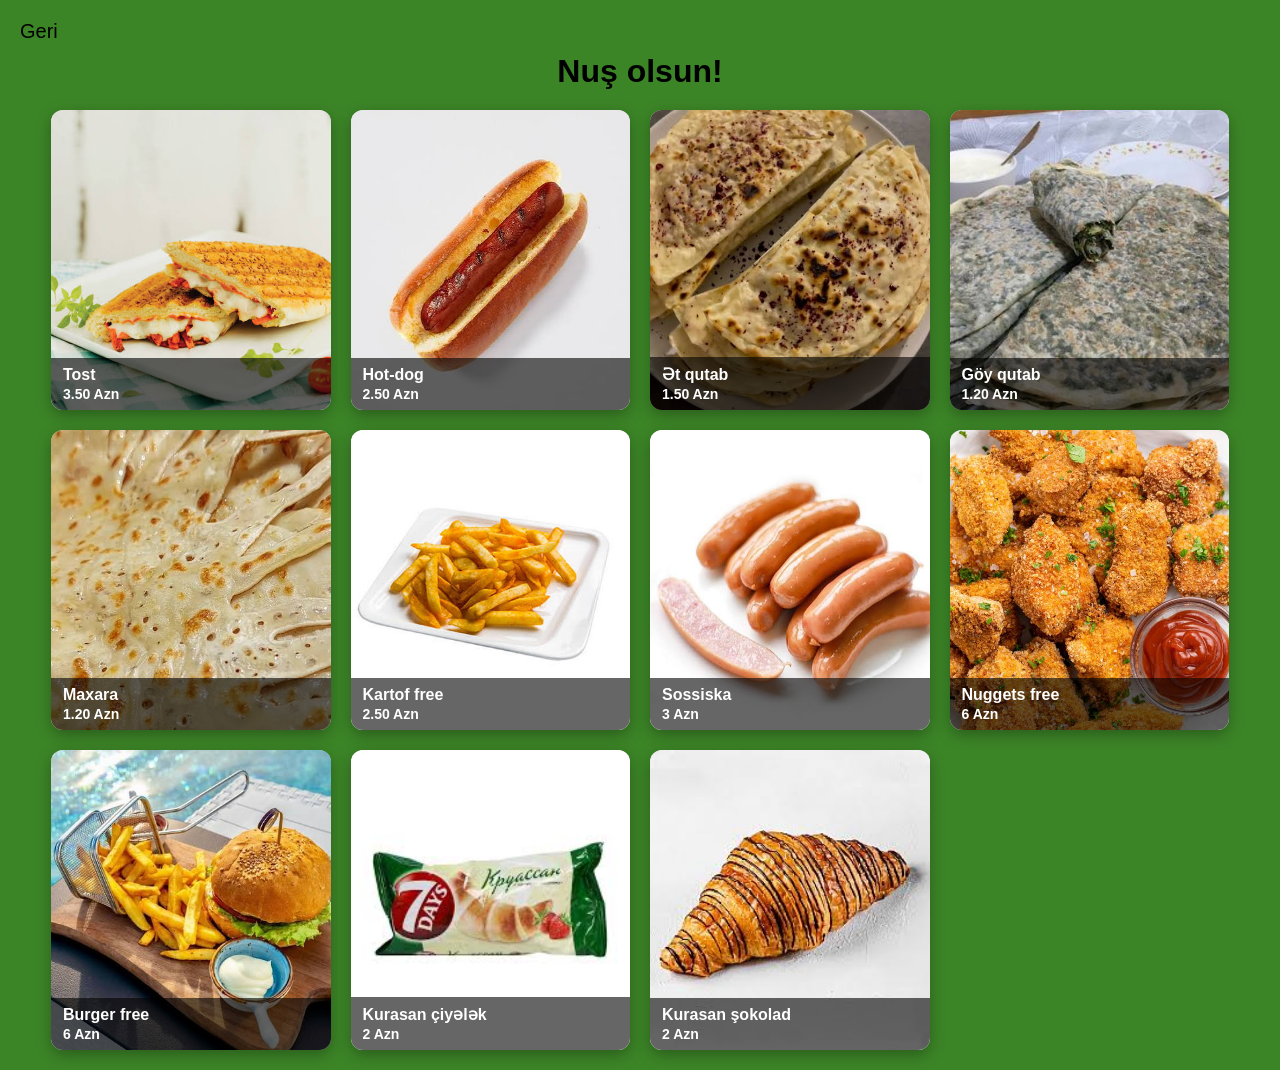
<file: yemək menusu.html>
<!doctype html>
<html lang="az">

<head>
  <meta charset="UTF-8" />
  <meta name="viewport" content="width=device-width, initial-scale=1.0" />
  <title>Yemək Menyusu</title>
  <link rel="stylesheet" href="./yemək menus.css" />
  <style>
    .cart.stock-item-bitti {
      position: relative;
    }

    .stock-bitti-badge {
      position: absolute;
      top: 10px;
      left: 10px;
      z-index: 5;
      background: rgba(0, 0, 0, .78);
      color: #fff;
      padding: 7px 12px;
      border-radius: 8px;
      font-weight: 800;
      font-size: 14px;
      letter-spacing: .4px;
      pointer-events: none;
    }

    .cart.stock-item-bitti img {
      filter: grayscale(.55) brightness(.72);
    }
  </style>
  <link rel="icon" type="image/svg+xml" href="./coffee-arena-favicon.svg" />
  </head>

<body>
  <header><a href="./index.html">Geri</a>
    <h1 id="text">Nuş olsun!</h1>
  </header>
  <div class="carts">
    <div class="cart"><img src="./images (56).jpg" alt="Tost" loading="lazy" />
      <div class="info">
        <h3>Tost</h3>
        <p>3.50 Azn</p>
      </div>
    </div>
    <div class="cart"><img src="./images (45).jpg" alt="Hot-dog" loading="lazy" />
      <div class="info">
        <h3>Hot-dog</h3>
        <p>2.50 Azn</p>
      </div>
    </div>
    <div class="cart"><img src="./images (46).jpg" alt="Ət qutab" loading="lazy" />
      <div class="info">
        <h3>Ət qutab</h3>
        <p>1.50 Azn</p>
      </div>
    </div>
    <div class="cart"><img src="./images (47).jpg" alt="Göy qutab" loading="lazy" />
      <div class="info">
        <h3>Göy qutab</h3>
        <p>1.20 Azn</p>
      </div>
    </div>
    <div class="cart"><img src="./images (48).jpg" alt="Maxara" loading="lazy" />
      <div class="info">
        <h3>Maxara</h3>
        <p>1.20 Azn</p>
      </div>
    </div>
    <div class="cart"><img src="./images (49).jpg" alt="Kartof free" loading="lazy" />
      <div class="info">
        <h3>Kartof free</h3>
        <p>2.50 Azn</p>
      </div>
    </div>
    <div class="cart"><img src="./images (50).jpg" alt="Sossiska" loading="lazy" />
      <div class="info">
        <h3>Sossiska</h3>
        <p>3 Azn</p>
      </div>
    </div>
    <div class="cart"><img src="./images (51).jpg" alt="Nuggets free" loading="lazy" />
      <div class="info">
        <h3>Nuggets free</h3>
        <p>6 Azn</p>
      </div>
    </div>
    <div class="cart"><img src="./images (52).jpg" alt="Burger free" loading="lazy" />
      <div class="info">
        <h3>Burger free</h3>
        <p>6 Azn</p>
      </div>
    </div>
    <div class="cart"><img src="./images (53).jpg" alt="Kurasan çiyələk" loading="lazy" />
      <div class="info">
        <h3>Kurasan çiyələk</h3>
        <p>2 Azn</p>
      </div>
    </div>
    <div class="cart"><img src="./images (54).jpg" alt="Kurasan şokolad" loading="lazy" />
      <div class="info">
        <h3>Kurasan şokolad</h3>
        <p>2 Azn</p>
      </div>
    </div>
  </div>
  <script>
    const MENU_API = 'https://solitary-disk-196f.mubriyzgame.workers.dev';
    async function applyStock() {
      try {
        const r = await fetch(MENU_API + '/api/menu', { cache: 'no-store' });
        if (!r.ok) return;
        const data = await r.json();
        const container = document.querySelector('.carts');
        const cards = [...container.querySelectorAll('.cart')];
        const state = cards.map(card => {
          const name = card.querySelector('h3')?.textContent.trim() || '';
          const item = data.yemek?.[name];
          const soldOut = !!(item && item.available === false);
          card.classList.toggle('stock-item-bitti', soldOut);
          let badge = card.querySelector('.stock-bitti-badge');
          if (soldOut) {
            if (!badge) { badge = document.createElement('span'); badge.className = 'stock-bitti-badge'; badge.textContent = 'BİTİB'; card.appendChild(badge); }
          } else if (badge) { badge.remove(); }
          return { card, soldOut };
        });
        state.sort((a, b) => Number(b.soldOut) - Number(a.soldOut));
        state.forEach(x => container.appendChild(x.card));
      } catch (e) { }
    }
    applyStock();
    if (!sessionStorage.getItem('hit_menu_yemek')) { sessionStorage.setItem('hit_menu_yemek', '1'); fetch('https://countapi.mileshilliard.com/api/v1/hit/coffeearena_menu_yemek').catch(function () { }); }
  </script>
</body>

</html>
</file>
<file: əsas səhifə.css>
* {
    margin: 0;
    padding: 0;
    box-sizing: border-box;
}

body {
    font-family: Arial, sans-serif;
    background: #3c8527;
    padding: 20px;
}

.text {
    text-align: center;
    margin: 20px 0;
}

.carts {
    width: 95%;
    margin: auto;
    display: grid;
    grid-template-columns: repeat(auto-fit, minmax(220px, 1fr));
    gap: 20px;
}

.cart {
    height: 300px;
    background: #d7d7d7;
    border-radius: 12px;
    display: flex;
    justify-content: center;
    align-items: center;
    box-shadow: 0 5px 15px rgba(0, 0, 0, .3);
    transition: .3s;
}

.cart:hover {
    transform: translateY(-8px);
}

a {
    color: black;
    text-decoration: none;
}

@media (max-width:768px) {
    body {
        padding: 10px;
    }

    .cart {
        height: 220px;
    }

    .text {
        font-size: 26px;
    }
}

@media (max-width:480px) {
    .text {
        font-size: 22px;
    }

    .cart {
        height: 180px;
    }

    .cart h1 {
        font-size: 24px;
    }
}
</file>
<file: coffee menusu.css>
* {
    margin: 0;
    padding: 0;
    box-sizing: border-box;
}

body {
    font-family: Arial, sans-serif;
    background: #3c8527;
    padding: 20px;
}

header {
    margin-bottom: 20px;
}

header a {
    text-decoration: none;
    color: black;
    font-size: 20px;
}

#text {
    text-align: center;
    margin-top: 10px;
}

.carts {
    width: 95%;
    margin: auto;
    display: grid;
    grid-template-columns: repeat(auto-fit, minmax(220px, 1fr));
    gap: 20px;
}

.cart {
    height: 300px;
    background: #d7d7d7;
    border-radius: 12px;
    box-shadow: 0 5px 15px rgba(0, 0, 0, .3);
    transition: .3s;
}

.cart:hover {
    transform: translateY(-8px);
}

@media (max-width: 768px) {
    .carts {
        grid-template-columns: 1fr;
    }
}

.cart {
    position: relative;
    overflow: hidden;
}

.cart img {
    width: 100%;
    height: 100%;
    object-fit: cover;
    display: block;
}

.cart .info {
    position: absolute;
    left: 0;
    bottom: 0;
    width: 100%;
    background: rgba(0, 0, 0, .6);
    color: #fff;
    padding: 8px 12px;
}

.cart .info h3 {
    font-size: 16px;
    margin-bottom: 2px;
}

.cart .info p {
    font-size: 14px;
    font-weight: bold;
}
</file>
<file: icecek.css>
*{margin:0;padding:0;box-sizing:border-box}body{font-family:Arial,sans-serif;background:#3c8527;padding:20px}header{margin-bottom:20px}header a{text-decoration:none;color:black;font-size:20px}#text{text-align:center;margin-top:10px}.carts{width:95%;margin:auto;display:grid;grid-template-columns:repeat(auto-fit,minmax(220px,1fr));gap:20px}.cart{height:300px;background:#d7d7d7;border-radius:12px;box-shadow:0 5px 15px rgba(0,0,0,.3);transition:.3s;position:relative;overflow:hidden}.cart:hover{transform:translateY(-8px)}@media (max-width:768px){.carts{grid-template-columns:1fr}}.cart img{width:100%;height:100%;object-fit:cover;display:block}.cart .info{position:absolute;left:0;bottom:0;width:100%;background:rgba(0,0,0,.6);color:#fff;padding:8px 12px}.cart .info h3{font-size:16px;margin-bottom:2px}.cart .info p{font-size:14px;font-weight:bold}
</file>
<file: içəcək menusu.css>
* {
    margin: 0;
    padding: 0;
    box-sizing: border-box;
}

body {
    font-family: Arial, sans-serif;
    background: #3c8527;
    padding: 20px;
}

header {
    margin-bottom: 20px;
}

header a {
    text-decoration: none;
    color: black;
    font-size: 20px;
}

#text {
    text-align: center;
    margin-top: 10px;
}

.carts {
    width: 95%;
    margin: auto;
    display: grid;
    grid-template-columns: repeat(auto-fit, minmax(220px, 1fr));
    gap: 20px;
}

.cart {
    height: 300px;
    background: #d7d7d7;
    border-radius: 12px;
    box-shadow: 0 5px 15px rgba(0, 0, 0, .3);
    transition: .3s;
}

.cart:hover {
    transform: translateY(-8px);
}

@media (max-width: 768px) {
    .carts {
        grid-template-columns: 1fr;
    }
}

.cart {
    position: relative;
    overflow: hidden;
}

.cart img {
    width: 100%;
    height: 100%;
    object-fit: cover;
    display: block;
}

.cart .info {
    position: absolute;
    left: 0;
    bottom: 0;
    width: 100%;
    background: rgba(0, 0, 0, .6);
    color: #fff;
    padding: 8px 12px;
}

.cart .info h3 {
    font-size: 16px;
    margin-bottom: 2px;
}

.cart .info p {
    font-size: 14px;
    font-weight: bold;
}
</file>
<file: yemək menus.css>
*{
    margin:0;
    padding:0;
    box-sizing:border-box;
}

body{
    font-family:Arial,sans-serif;
    background:#3c8527;
    padding:20px;
}

header{
    margin-bottom:20px;
}

header a{
    text-decoration:none;
    color:black;
    font-size:20px;
}

#text{
    text-align:center;
    margin-top:10px;
}

.carts{
    width:95%;
    margin:auto;
    display:grid;
    grid-template-columns:repeat(auto-fit,minmax(220px,1fr));
    gap:20px;
}

.cart{
    height:300px;
    background:#d7d7d7;
    border-radius:12px;
    box-shadow:0 5px 15px rgba(0,0,0,.3);
    transition:.3s;
}

.cart:hover{
    transform:translateY(-8px);
}

@media (max-width:768px){
    .carts{
        grid-template-columns:1fr;
    }
}

.cart {
    position: relative;
    overflow: hidden;
}

.cart img {
    width: 100%;
    height: 100%;
    object-fit: cover;
    display: block;
}

.cart .info {
    position: absolute;
    left: 0;
    bottom: 0;
    width: 100%;
    background: rgba(0, 0, 0, .6);
    color: #fff;
    padding: 8px 12px;
}

.cart .info h3 {
    font-size: 16px;
    margin-bottom: 2px;
}

.cart .info p {
    font-size: 14px;
    font-weight: bold;
}
</file>
